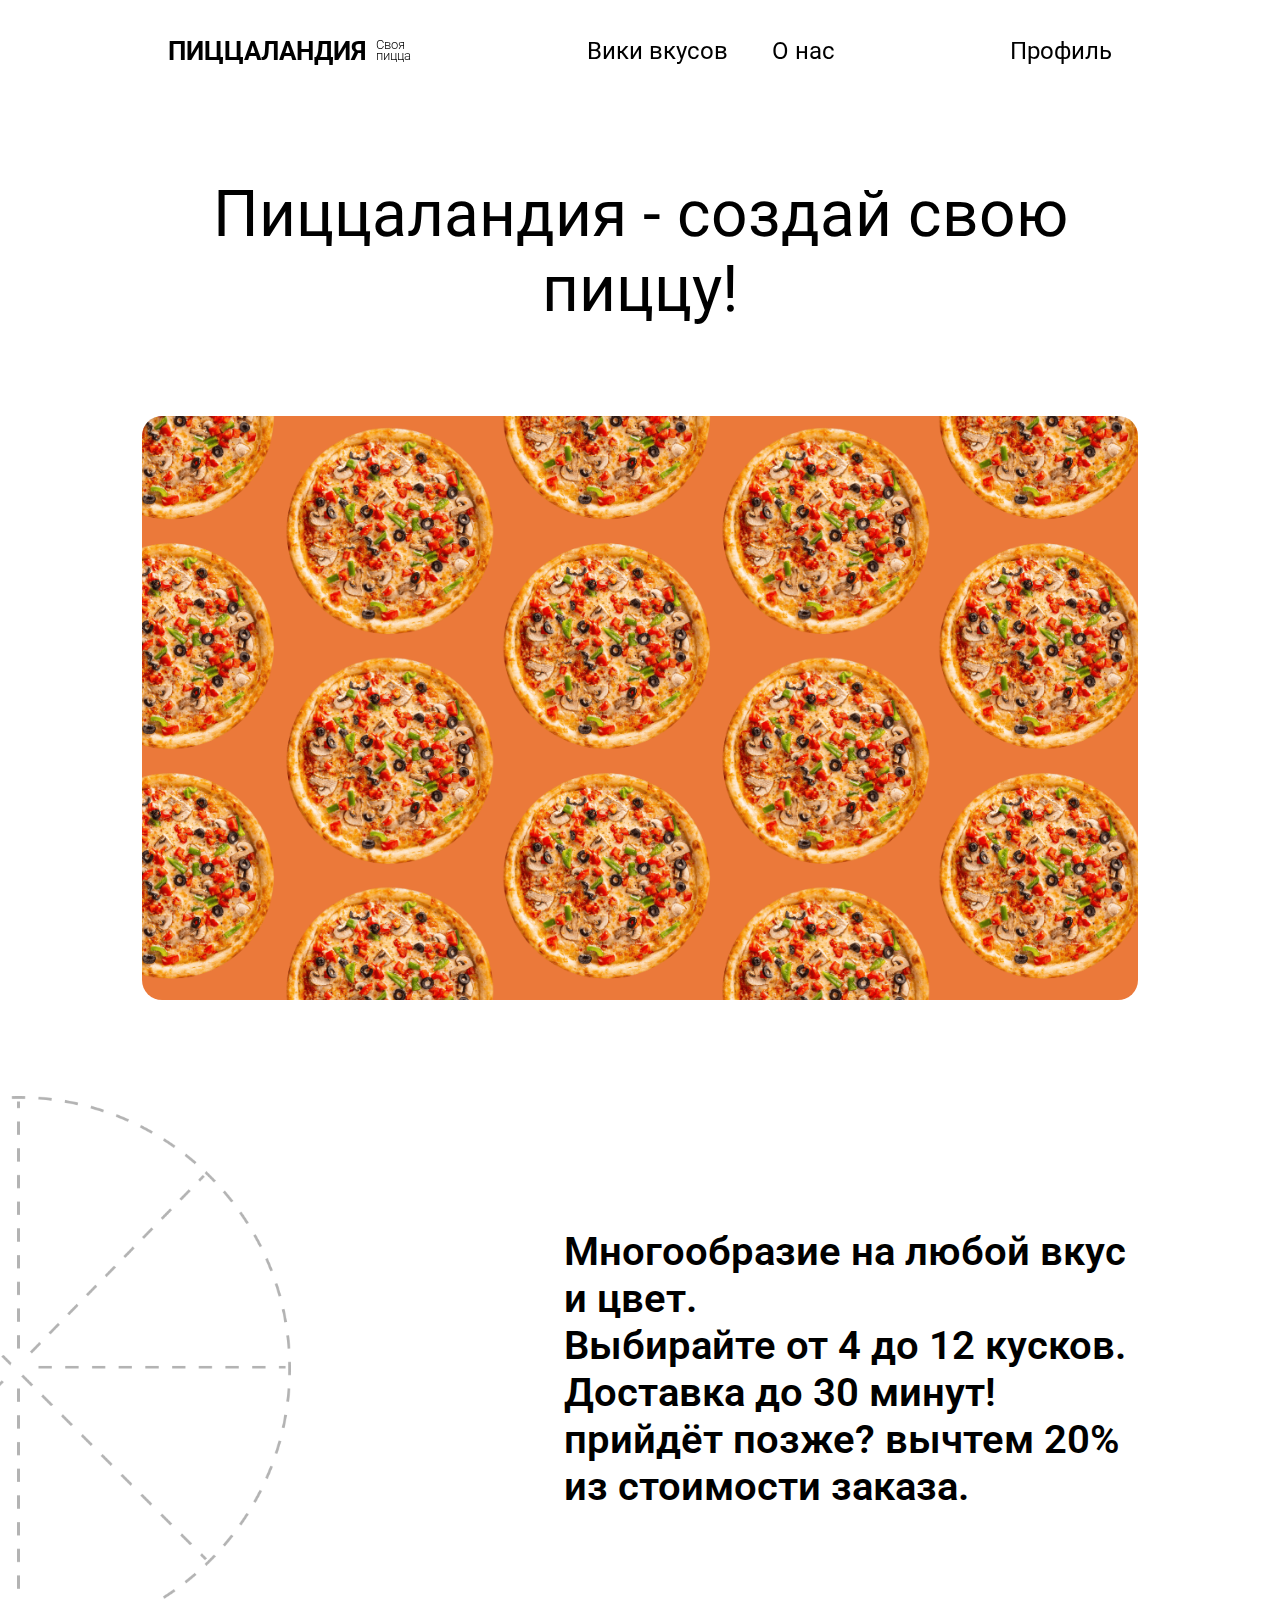
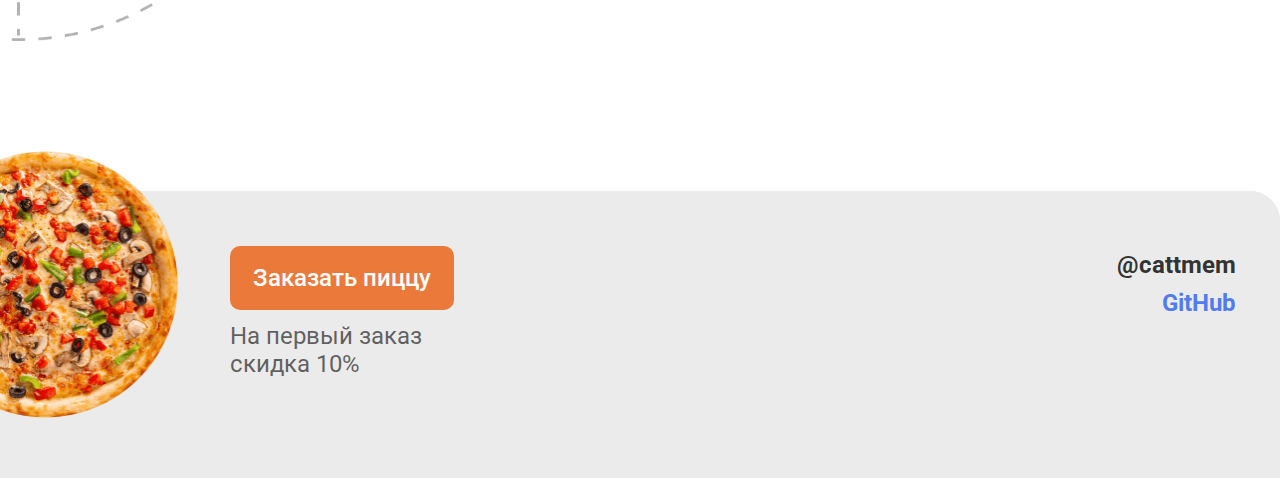
<file: index.html>
<!DOCTYPE html>
<html lang='ru'>
<head>
	<meta charset='UTF-8'>
	<meta http-equiv='X-UA-Compatible' content='IE=edge'>
	<meta name='viewport' content='width=device-width, initial-scale=1.0'>

	<script src='libs/gsap/gsap.min.js'></script>
	<script src='libs/gsap/ScrollTrigger.min.js'></script>
	<script src='libs/gsap/ScrollSmoother.min.js'></script>

	<script src='js/app.js' defer></script>

	<link rel='stylesheet' href='css/style.css'>
	<link rel='stylesheet' href='css/adaptive.css'>

	<title>Пиццаландия</title>
</head>
<body>

			<header>
				<div class='container'>
					<div class='header'>
						<div class='left'>
							<div onclick='burgerOpen()' style='width:45px; height:45px' class='burger-butt'><img style='width:23px' src='Img/burger.png' alt=''></div>
							<div class='logo'><p>ПИЦЦАЛАНДИЯ</p><p class='min'>Своя пицца</p></div>
						</div>
						<div class='center'>
							<div onclick='window.open("https:\/\/cattmem.github.io/Pizza/wiki.html", "_self");'><p>Вики вкусов</p></div>
							<div><p>О нас</p></div>
						</div>
						<div class='right'>
							<div><p>Профиль</p></div>
						</div>
					</div>
				</div>
			</header>

			<div class='BGmenuBurger' id='bgmb'></div>
			<div class='menuBurger' id='bm'>
				<div class='menuBurger__content'>
					<div class='top'>
						<p>Меню</p>
					</div>
					<div class='bottom'>
						<div onclick='window.open("https:\/\/cattmem.github.io/Pizza/wiki.html", "_self");'><p>Вики вкусов</p></div>
						<div><p>О нас</p></div>
						<div><p>Профиль</p></div>
					</div>
				</div>
			</div>

			<div class='hero'>
				<div class='container-2'>
					<p data-speed="0.1" >Пиццаландия - создай свою пиццу!</p>
					<div class='hero__content'></div>
				</div>
			</div>
			
			<div class='sell'>
				<div class='sell__conteiner'>
					<div class='left'>
						<img src='Img/pizzaNone.png' alt='' class='rotateImage'>
					</div>
					<div class='right lightText'>
						<p>Многообразие на любой вкус и цвет. <p class='unactive'>Выбирайте от 4 до 12 кусков. </p><p class='unactive'>Доставка до 30 минут!</p><p class='unactive'>прийдёт позже? вычтем 20% из стоимости заказа.</p></p>
					</div>
				</div>
			</div>

			<div class='basement'>
				<div class='basement__conteiner'>
					<div class='left'>
						<img src='Img/PizzaBasement.png' alt=''>
						<div class='left__content'>
							<div class='button'><p>Заказать пиццу</p></div>
							<p class='underButton'>На первый заказ скидка 10%</p>
						</div>
					</div>
					<div class='right'><p>@cattmem</p><a>GitHub</a></div>
				</div>
			</div>
</body>
</html>
</file>
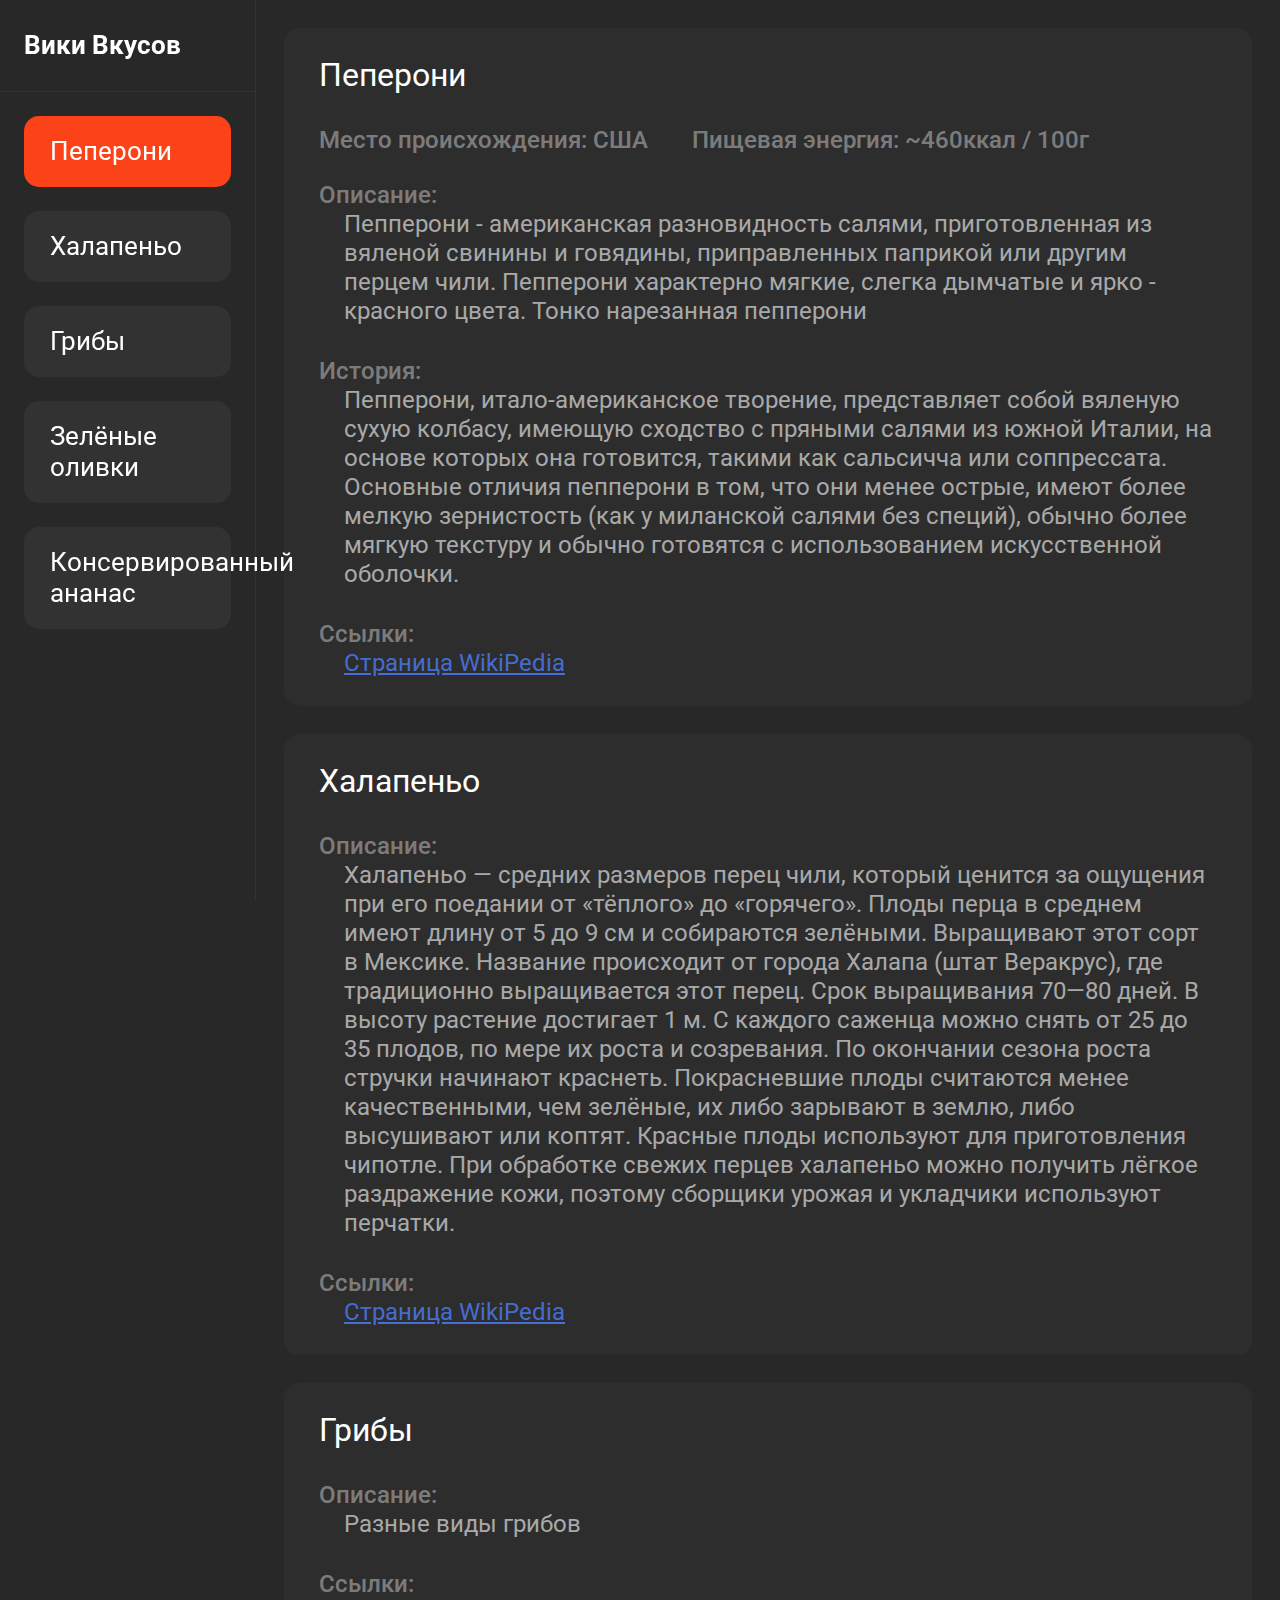
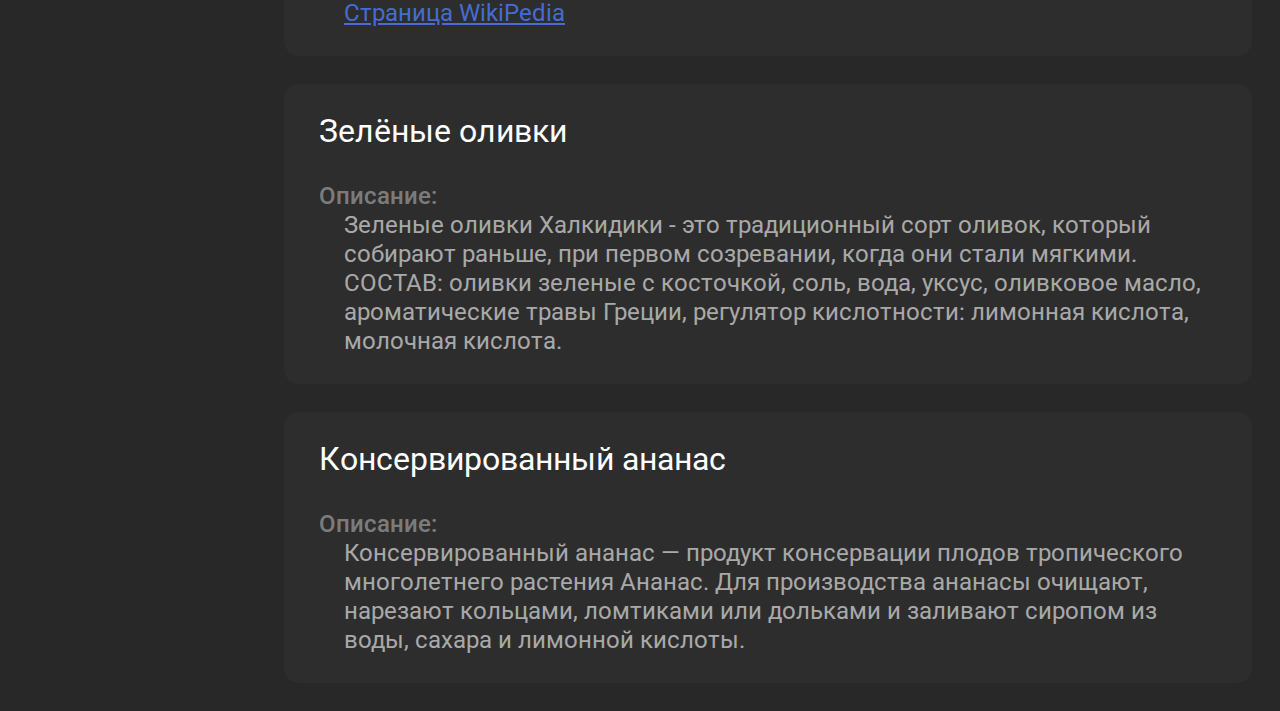
<file: wiki.html>
<!DOCTYPE html>
<html lang='en'>
<head>
	<meta charset='UTF-8'>
	<meta name='viewport' content='width=device-width, initial-scale=1.0'>

	<link rel='stylesheet' href='css/wikiStyle.css'>
	<link rel='stylesheet' href='css/wikiadaptive.css'>

	<title>Document</title>
</head>
<body>
		<div class='header'>
			<div class='top'>
				<p>Вики Вкусов</p>
			</div>
			<div class='bottom'>
				<a href='#section-1' id='ButtN1' class='header-button b1'>Пеперони</a>
				<a href='#section-2' id='ButtN1' class='header-button b2'>Халапеньо</a>
				<a href='#section-3' id='ButtN1' class='header-button b3'>Грибы</a>
				<a href='#section-4' id='ButtN1' class='header-button b4'>Зелёные оливки</a>
				<a href='#section-5' id='ButtN1' class='header-button b5'>Консервированный ананас</a>
			</div>
		</div>
		<div class='hero sections'>
			<div class='hero__content section' id='section-1'>
				<p class='HText'>Пеперони</p>
				<div class='mininfo'>
					<p>Место происхождения: США</p>
					<p>Пищевая энергия: ~460ккал / 100г</p>
				</div>
				<div class='info'>
					<p>Описание:</p>
					<p>Пепперони - американская разновидность салями, приготовленная из вяленой свинины и говядины, приправленных паприкой или другим перцем чили. Пепперони характерно мягкие, слегка дымчатые и ярко - красного цвета. Тонко нарезанная пепперони</p>
				</div>
				<div class='info'>
					<p>История:</p>
					<p>Пепперони, итало-американское творение, представляет собой вяленую сухую колбасу, имеющую сходство с пряными салями из южной Италии, на основе которых она готовится, такими как сальсичча или соппрессата. Основные отличия пепперони в том, что они менее острые, имеют более мелкую зернистость (как у миланской салями без специй), обычно более мягкую текстуру и обычно готовятся с использованием искусственной оболочки.</p>
				</div>
				<div class='info'>
					<p>Ссылки:</p>
					<a href='https://ya.ru'>Страница WikiPedia</a>
				</div>
			</div>

			<div class='hero__content section' id='section-2'>
				<p class='HText'>Халапеньо</p>
				<div class='info'>
					<p>Описание:</p>
					<p>Халапеньо — средних размеров перец чили, который ценится за ощущения при его поедании от «тёплого» до «горячего». Плоды перца в среднем имеют длину от 5 до 9 см и собираются зелёными. Выращивают этот сорт в Мексике. Название происходит от города Халапа (штат Веракрус), где традиционно выращивается этот перец. Срок выращивания 70—80 дней. В высоту растение достигает 1 м. С каждого саженца можно снять от 25 до 35 плодов, по мере их роста и созревания. По окончании сезона роста стручки начинают краснеть. Покрасневшие плоды считаются менее качественными, чем зелёные, их либо зарывают в землю, либо высушивают или коптят. Красные плоды используют для приготовления чипотле. При обработке свежих перцев халапеньо можно получить лёгкое раздражение кожи, поэтому сборщики урожая и укладчики используют перчатки.</p>
				</div>
				<div class='info'>
					<p>Ссылки:</p>
					<a href='https://ya.ru'>Страница WikiPedia</a>
				</div>
			</div>

			<div class='hero__content section' id='section-3'>
				<p class='HText'>Грибы</p>
				<div class='info'>
					<p>Описание:</p>
					<p>Разные виды грибов</p>
				</div>
				<div class='info'>
					<p>Ссылки:</p>
					<a href='https://ya.ru'>Страница WikiPedia</a>
				</div>
			</div>

			<div class='hero__content section' id='section-4'>
				<p class='HText'>Зелёные оливки</p>
				<div class='info'>
					<p>Описание:</p>
					<p>Зеленые оливки Халкидики - это традиционный сорт оливок, который собирают раньше, при первом созревании, когда они стали мягкими. СОСТАВ: оливки зеленые c косточкой, соль, вода, уксус, оливковое масло, ароматические травы Греции, регулятор кислотности: лимонная кислота, молочная кислота.
					</p>
				</div>
			</div>

			<div class='hero__content section' id='section-5'>
				<p class='HText'>Консервированный ананас</p>
				<div class='info'>
					<p>Описание:</p>
					<p>Консервированный ананас — продукт консервации плодов тропического многолетнего растения Ананас. Для производства ананасы очищают, нарезают кольцами, ломтиками или дольками и заливают сиропом из воды, сахара и лимонной кислоты.
					</p>
				</div>
			</div>
		</div>
	</div>

	<script src="https://ajax.googleapis.com/ajax/libs/jquery/3.6.4/jquery.min.js"></script>
	<script src='js/wikiapp.js'></script>
</body>
</html>

<!--  -->
</file>
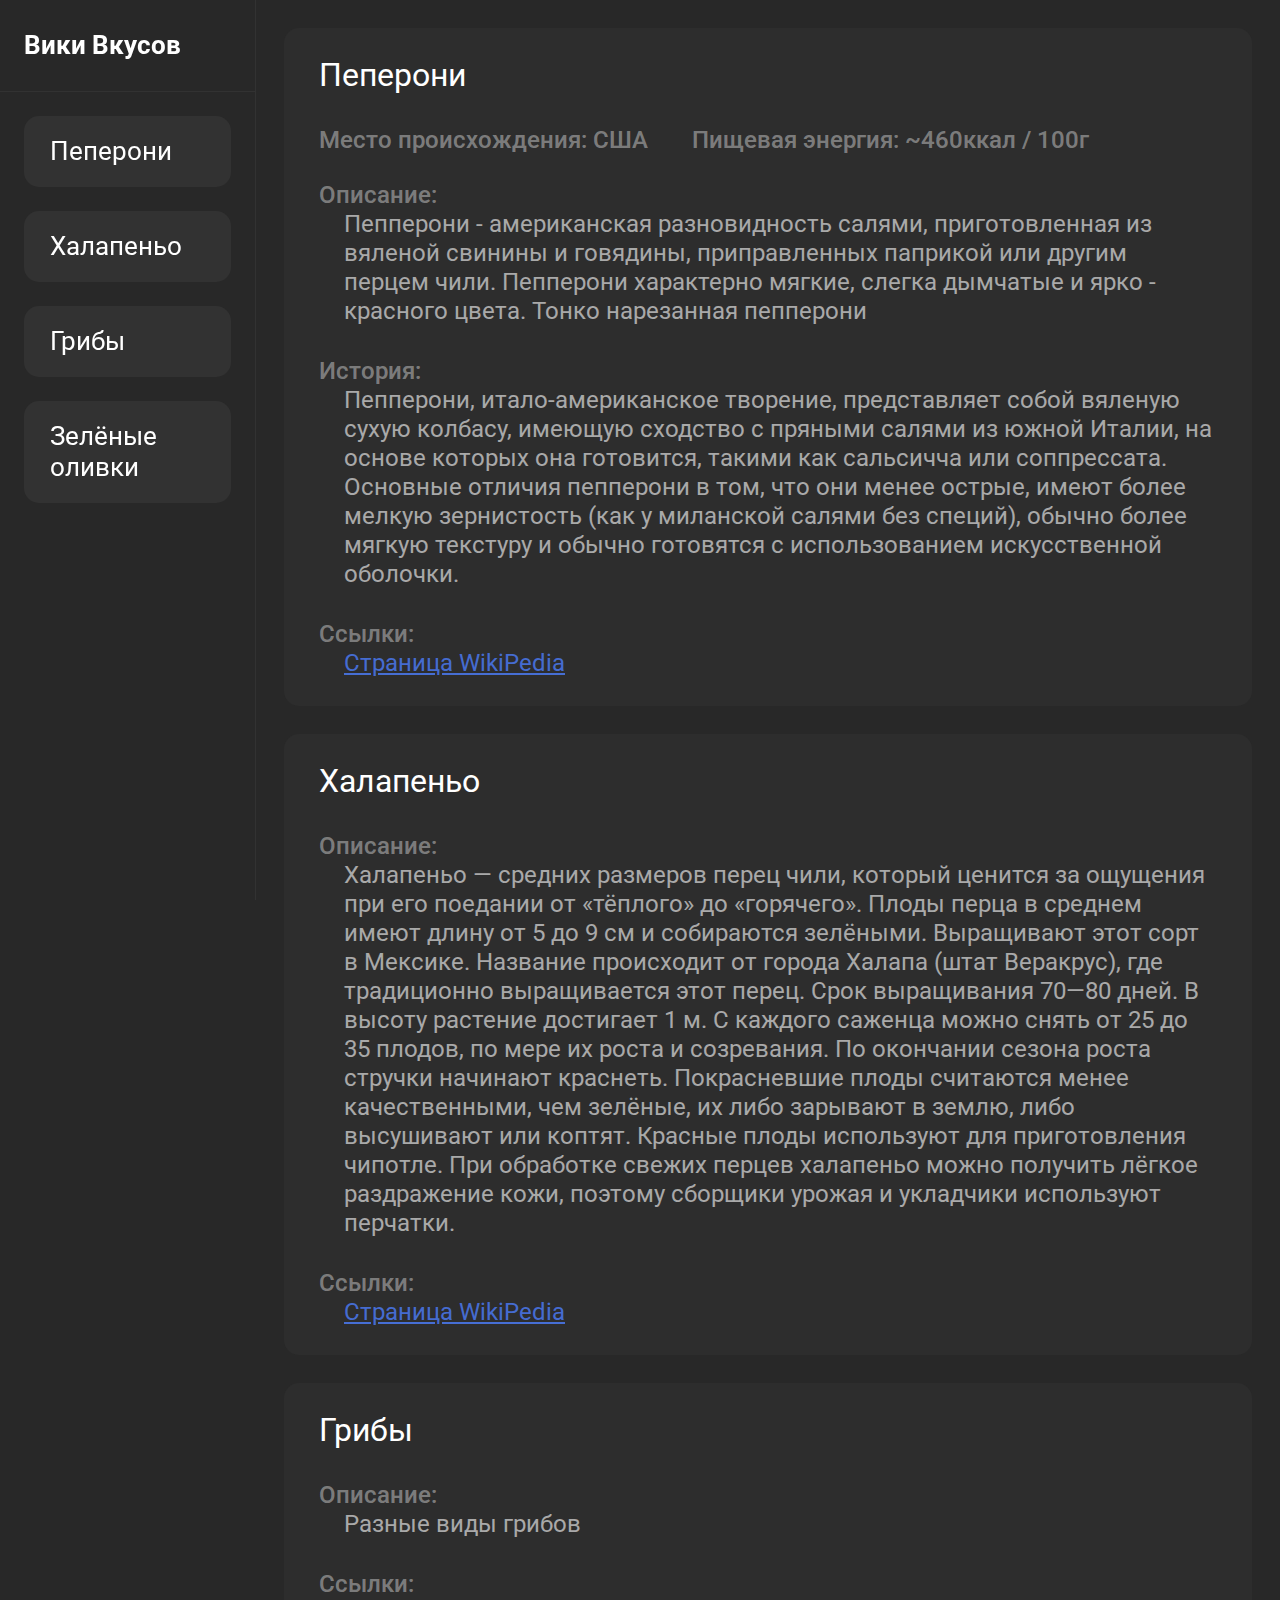
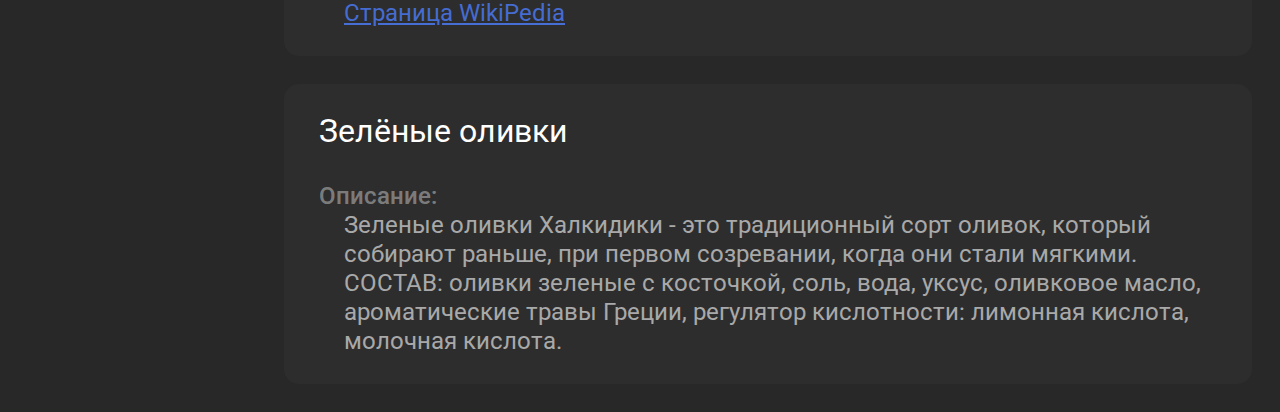
<file: html/wiki.html>
<!DOCTYPE html>
<html lang='en'>
<head>
	<meta charset='UTF-8'>
	<meta name='viewport' content='width=device-width, initial-scale=1.0'>

	<link rel='stylesheet' href='../css/wikiStyle.css'>
	<link rel='stylesheet' href='../css/wikiadaptive.css'>

	<title>Document</title>
</head>
<body>
		<div class='header'>
			<div class='top'>
				<p>Вики Вкусов</p>
			</div>
			<div class='bottom'>
				<div class='button' uncative id='ButtN1'><a href='#1' class=''>Пеперони</a></div>
				<div class='button' uncative id='ButtN1'><a href='#2' class=''>Халапеньо</a></div>
				<div class='button' uncative id='ButtN1'><a href='#3' class=''>Грибы</a></div>
				<div class='button' uncative id='ButtN1'><a href='#4' class=''>Зелёные оливки</a></div>
			</div>
		</div>
		<div class='hero sections'>
			<div class='hero__content' id="1">
				<p class='HText'>Пеперони</p>
				<div class='mininfo'>
					<p>Место происхождения: США</p>
					<p>Пищевая энергия: ~460ккал / 100г</p>
				</div>
				<div class='info'>
					<p>Описание:</p>
					<p>Пепперони - американская разновидность салями, приготовленная из вяленой свинины и говядины, приправленных паприкой или другим перцем чили. Пепперони характерно мягкие, слегка дымчатые и ярко - красного цвета. Тонко нарезанная пепперони</p>
				</div>
				<div class='info'>
					<p>История:</p>
					<p>Пепперони, итало-американское творение, представляет собой вяленую сухую колбасу, имеющую сходство с пряными салями из южной Италии, на основе которых она готовится, такими как сальсичча или соппрессата. Основные отличия пепперони в том, что они менее острые, имеют более мелкую зернистость (как у миланской салями без специй), обычно более мягкую текстуру и обычно готовятся с использованием искусственной оболочки.</p>
				</div>
				<div class='info'>
					<p>Ссылки:</p>
					<a href='https://ya.ru'>Страница WikiPedia</a>
				</div>
			</div>

			<div class='hero__content' id="2">
				<p class='HText'>Халапеньо</p>
				<div class='info'>
					<p>Описание:</p>
					<p>Халапеньо — средних размеров перец чили, который ценится за ощущения при его поедании от «тёплого» до «горячего». Плоды перца в среднем имеют длину от 5 до 9 см и собираются зелёными. Выращивают этот сорт в Мексике. Название происходит от города Халапа (штат Веракрус), где традиционно выращивается этот перец. Срок выращивания 70—80 дней. В высоту растение достигает 1 м. С каждого саженца можно снять от 25 до 35 плодов, по мере их роста и созревания. По окончании сезона роста стручки начинают краснеть. Покрасневшие плоды считаются менее качественными, чем зелёные, их либо зарывают в землю, либо высушивают или коптят. Красные плоды используют для приготовления чипотле. При обработке свежих перцев халапеньо можно получить лёгкое раздражение кожи, поэтому сборщики урожая и укладчики используют перчатки.</p>
				</div>
				<div class='info'>
					<p>Ссылки:</p>
					<a href='https://ya.ru'>Страница WikiPedia</a>
				</div>
			</div>

			<div class='hero__content' id="3">
				<p class='HText'>Грибы</p>
				<div class='info'>
					<p>Описание:</p>
					<p>Разные виды грибов</p>
				</div>
				<div class='info'>
					<p>Ссылки:</p>
					<a href='https://ya.ru'>Страница WikiPedia</a>
				</div>
			</div>

			<div class='hero__content' id="4">
				<p class='HText'>Зелёные оливки</p>
				<div class='info'>
					<p>Описание:</p>
					<p>Зеленые оливки Халкидики - это традиционный сорт оливок, который собирают раньше, при первом созревании, когда они стали мягкими. СОСТАВ: оливки зеленые c косточкой, соль, вода, уксус, оливковое масло, ароматические травы Греции, регулятор кислотности: лимонная кислота, молочная кислота.
					</p>
				</div>
				</div>
			</div>
		</div>

		<script src="https://ajax.googleapis.com/ajax/libs/jquery/3.6.4/jquery.min.js"></script>
		<script src='../js/wikiapp.js'></script>
</body>
</html>

<!--  -->
</file>
<file: css/style.css>
@import url('https://fonts.googleapis.com/css2?family=Roboto:ital,wght@0,100;0,300;0,400;0,500;0,700;0,900;1,100;1,300;1,400;1,500;1,700;1,900&display=swap');

* {
	margin: 0;
	padding: 0;
	box-sizing: border-box;
}

:root {
	--index: calc(1vw + 1vh);
}

body {
	overflow-x: hidden;
}

.container {
	margin: 0 calc(var(--index) * 7 );
}
.container-2 {
	margin: 0 calc(var(--index) * 6.5 );
}

header {
	width: 100%;
	position: fixed;
	top:0;

	z-index: 102;
}

header .header {
	width: 100%;
	height: 45px;

	display: flex;
	justify-content: space-between;
	position: relative;
	
	margin-top: calc(var(--index) * 1.3);

	font-family: 'Roboto', sans-serif;
}

header .header .left {
	float: left;
	min-width: max-content;

}

header .header .right > * {
	float: right;
}


header .header > * > * {
	width: max-content;
	height: 100%;
	border-radius: 10px;
	background: rgba(255, 255, 255, 0.6);
	backdrop-filter: blur(10px);
	padding: 10px 15px;

	font-weight: 400;
	font-size: 24px;


	display: flex;
	align-items: center;
	transition: .2s cubic-bezier(.32,.43,0,.98);
  justify-content: center;

	float: left;
	margin: 0;

	cursor: pointer;
}


header .header > * > *:not(:last-child) {
	margin: 0 14px 0 0;
}

header .logo {
	font-weight: 700;
	font-size: 26px;
}
header .logo .min {
	margin: 0 0 0 10px;
	width: min-content;

	font-weight: 300;
	font-size: 13px;
	line-height: 80.69%;
}

.hero {
	margin-top: 177px;
	font-family: 'Roboto', sans-serif;
}

.hero p {
	text-align: center;

	font-weight: 400;
	font-size: 64px;
	line-height: 75px;

	margin: 0 0 89px 0;
}

.hero__content {
	width: 100%;
	height: calc(var(--index) * 26.8);

	background: url(../Img/PizzaPattern.png) repeat, rgba(235, 121, 58, 1);
	background-size: calc(var(--index) * 20);
	border-radius: 20px;
}



.sell__conteiner {
	display: flex;

	font-family: 'Roboto', sans-serif;
	font-weight: 600;
	font-size: 40px;

	margin-top: 96px;
	height: max-content;
}
.sell__conteiner > * {
	position: relative;
	flex: 1;
  display: flex;
  align-items:baseline;
  flex-direction: column;

	height: calc(var(--index) * 25);
}
.sell__conteiner .right {
	display: flex;
	margin: 0 calc(var(--index) * 7 ) 0 0;
	justify-content: center;
}

.sell__conteiner .left > img {
	position: absolute;
	width: calc(var(--index) * 25);
	height: calc(var(--index) * 25);

	transform: rotate(0deg);

	left: -45%;
}

.basement {
	width: 100%;
	height: 287px;

	margin-top: 150px;

	background: #EBEBEB;
	border-radius: 30px 30px 0 0;
}

.basement__conteiner {
	display: flex;
	border-radius: 30px 30px 0 0;

	font-family: 'Roboto', sans-serif;
	background: #EBEBEB;
}
.basement__conteiner > * {
	position: relative;
	flex: 1;
  display: flex;
  align-items:baseline;
  flex-direction: column;
}
.basement__conteiner .right {
	display: flex;
}
.basement__conteiner .left img {
	position: absolute;

	width: 193px;
	height: 297px;

	top: -55px;
}
.basement__conteiner .left .left__content {
	margin-top: 55px;
	margin-left: 230px;
	width: fit-content;
}
.basement__conteiner .left .left__content > .button {
	transition: .2s cubic-bezier(.32,.43,0,.98);
	cursor: pointer;
}

.basement__conteiner .left .left__content > .button > * {
	width: fit-content;
	height: 100%;
	border-radius: 10px;
	background: #EB793A;
	padding: 18px 23px;

	font-weight: 500;
	font-size: 24px;
	color:#fff;


	display: flex;
	align-items: center;
  justify-content: center;
}
.basement__conteiner .left .left__content > p {
	color: rgba(0, 0, 0, 0.6);

	font-weight: 400;
	font-size: 24px;
	line-height: 28px;

	width: 200px;
	margin-top: 12px;
}

.basement__conteiner .right {
	margin-right: calc(var(--index) * 2);
	align-items: end;

	font-style: normal;
	font-weight: 700;
	font-size: 24px;
	line-height: 38px;
	margin-top: 55px;

	color: rgba(0, 0, 0, 0.8);
}
.basement__conteiner .right a {
	color: rgba(38, 94, 238, 0.8);

}

.BGmenuBurger {
	visibility:hidden;
	position: fixed;
	width: 100%;
	height: 100%;
	opacity: 0;

	top:0;
	z-index: 100;

	background: rgba(55, 55, 55, 0.2);
	backdrop-filter: blur(15px);
	transition: .2s cubic-bezier(.32,.43,0,.98);
}

.menuBurger {
	left: -100%;
	
	position: fixed;
	top:0;
	z-index: 101;

	width: 100%;
	height: 100%;

	font-family: 'Roboto', sans-serif;
	transition: .2s  cubic-bezier(.32,.43,0,.98);
}
.menuBurger .menuBurger__content {
	margin-top: 10vh;
	height: 80vh;
	width: 60vw;
	max-width: 600px;
	background: rgba(255, 255, 255, 0.9);
	border-radius: 0 20px 30px 0;
}
.menuBurger__content .top {
	width: 100%;
	height: fit-content;
	padding: 28px 28px;
	border-bottom: 1px solid rgba(0, 0, 0, 0.2);
}
.menuBurger__content .top > p {
	font-weight: 700;
	font-size: calc(var(--index) * 1.8);
}
.menuBurger__content .bottom {
	width: calc(100% - 56px);
	margin-left: 28px;
}
.menuBurger__content .bottom > * {
	width: 100%;
	height: max-content;
	border-radius: 10px;
	background: rgba(224, 224, 224, 0.6);
	backdrop-filter: blur(10px);
	padding: 10px 20px;

	font-weight: 400;
	font-size: 24px;
	transition: .2s cubic-bezier(.32,.43,0,.98);


	display: flex;
	align-items: center;

	float: left;
	margin-top: 28px;

	cursor: pointer;
	
}


@media (hover: hover) and (pointer: fine) {
	.menuBurger__content .bottom > *:hover {
		transform: scale(1.05);
	}
	header .header > * > *:hover {
		transform: scale(1.05);
	}
	.basement__conteiner .left .left__content > .button:hover {
		transform: skew(5deg, 2deg);
	}
}
</file>
<file: css/adaptive.css>
@media screen and (max-width: 1024px) {
	header .header > *:not(.left) {
		visibility: hidden;
	}
	.container {
		margin: 0 calc(var(--index) * 2 );
	}
	.container-2 {
		margin: 0 calc(var(--index) * 1.5 );
	}
	.sell__conteiner .lightText {
		position: absolute;
		margin-left: calc(var(--index) * 1.5 );
		margin-right: calc(var(--index) * 1.5 );
	}
	.sell__conteiner {
		display: flex;
		
	
		font-family: 'Roboto', sans-serif;
		font-weight: 600;
		font-size: 35px;
	
		margin-top: 96px;
		height: max-content;
	}
	.sell__conteiner .left {
		margin-left: calc(var(--index) * 2 );
	}
}
@media screen and (min-width: 1025px) {
	.burger-butt {
		display:none !important;
		visibility: hidden;
	}
}
@media screen and (max-width:721px) {
	.hero p {
		text-align: center;
	
		font-weight: 400;
		font-size: 24px;
		line-height: 30px;
		
		padding: 10px 0 35px 0;
		margin: 0 0 -20px 0;
		border-radius: 20px 20px 0 0;
		background: rgb(31, 31, 31);
		color:#fff;
	}
	.hero {
		margin-top: 100px;
	}
	.sell__conteiner {
		display: flex;
	
		font-family: 'Roboto', sans-serif;
		font-weight: 600;
		font-size: 25px;
	
		margin-top: 15px;
		height: max-content;
	}
	.sell__conteiner .left {
		margin-left: calc(var(--index) * 2 );
		visibility: hidden;
	}
	.basement {
		margin-top: 15px;
	}
	.basement__conteiner {
		display: block;
	}

	.basement__conteiner .left img {
		display: none;
	}

	.basement__conteiner .left .left__content {
		margin: 0;
		padding-left: calc(var(--index) * 1.5 );
		padding-top: calc(var(--index) * 1.5 );
		width: 100%;
	}
	.basement__conteiner .right {
		margin-top: 0;
	}

	header .logo {
		position: absolute;
		font-weight: 700;
		font-size: 26px;
		right: 0;
	}

	.menuBurger .menuBurger__content {
		margin-top: 10vh;
		height: 80vh;
		width: calc(100vw - calc(var(--index) * 2 ));
		max-width: calc(100vw - calc(var(--index) * 2 ));
		background: rgba(255, 255, 255, 0.9);
		border-radius: 0 20px 30px 0;
	}

	.basement__conteiner .left .left__content > .button > * {
		width: calc(100vw - calc(var(--index) * 1.5 ) - calc(var(--index) * 1.5 ));
		height: 100%;
		border-radius: 10px;
		background: #EB793A;
		padding: 13px 18px;
	
		font-weight: 500;
		font-size: 15px;
		color:#fff;
	
	
		display: flex;
		align-items: center;
		justify-content: center;
	}
}
</file>
<file: css/wikiStyle.css>
@import url('https://fonts.googleapis.com/css2?family=Roboto:ital,wght@0,100;0,300;0,400;0,500;0,700;0,900;1,100;1,300;1,400;1,500;1,700;1,900&display=swap');

::-webkit-scrollbar {
  width: 2px;
  height: 2px;
}
::-webkit-scrollbar-button {
  width: 0px;
  height: 0px;
}
::-webkit-scrollbar-thumb {
  background: #e1e1e1;
  border: 0px none #ffffff;
  border-radius: 50px;
}
::-webkit-scrollbar-thumb:hover {
  background: #ffffff;
}
::-webkit-scrollbar-thumb:active {
  background: #000000;
}
::-webkit-scrollbar-track {
  background: #666666;
  border: 0px none #ffffff;
  border-radius: 50px;
}
::-webkit-scrollbar-track:hover {
  background: #666666;
}
::-webkit-scrollbar-track:active {
  background: #333333;
}
::-webkit-scrollbar-corner {
  background: transparent;
}
* {
	margin: 0;
	padding: 0;
	box-sizing: border-box;
}

body {
	background: #282828;
	font-family: 'Roboto', sans-serif;
}

.header {
	left:0;
	height: 100vh;
	width: 20%;
	float: left;

	border-right: solid 1px rgba(255, 255, 255, 0.05);
	position: fixed;

	z-index: 2;
}
.top {
	padding: 30px 24px;
	border-bottom: solid 1px rgba(255, 255, 255, 0.05);
	color:#fff;

	font-weight: 700;
	font-size: 26px;
	line-height: 31px;
}
.bottom {
	padding: 24px;
}

.header-button {
	transition: .2s;
}
.header-button.b1.button-active {
	background: #FC4219;
}
.header-button.b2.button-active {
	background: #E82A2A;
}
.header-button.b3.button-active {
	background: #D79A3F;
}
.header-button.b4.button-active {
	background: #205B04;
}
.header-button.b5.button-active {
	background: #82921F;
}
.hero {
	width: 80%;
	margin-left:20%;
	padding: 28px;
}
.bottom > *{
	display: block;
	width: 100%;
	background: rgba(50, 50, 50, 1);
	color: #FFFFFF !important;
	padding: 20px 26px;
	border-radius: 15px;

	font-style: normal;
	text-decoration: none;

	font-weight: 400;
	font-size: 26px;
	line-height: 31px;
	margin-bottom: 24px;
}
.bottom .button > * {
	color: inherit;
	text-decoration: none;
}

.hero__content {
	width: 100%;
	height: fit-content;
	background: #2D2D2D;
	border-radius: 15px;
	padding: 28px 35px;
}
.hero__content:not(:last-child){
	margin-bottom: 28px;
}

.hero .hero__content > *:not(:last-child) {
	margin-bottom: 31px;
}

.hero__content .HText {
	color: #FFFFFF;

	font-weight: 400;
	font-size: 32px;
	line-height: 39px;

}
.hero__content .mininfo {
	color: rgba(255, 255, 255, 0.4);

	font-weight: 500;
	font-size: 24px;
	line-height: 29px;
	height: 24px;
}
.hero__content .mininfo > * {
	float: left;
	margin-right: 44px;
}

.hero__content .info {
	color: rgba(255, 255, 255, 0.4);

	font-weight: 500;
	font-size: 24px;
	line-height: 29px;
}
.hero__content .info > *:last-child {
	margin-left: 25px;
	font-weight: 400;
	font-size: 24px;
	line-height: 29px;

	color: rgba(255, 255, 255, 0.6);

}
.hero__content .info > a {
	color:rgba(76, 126, 254, 0.8) !important;
}
</file>
<file: css/wikiadaptive.css>
@media screen and (max-width: 1024px) {
	.header {
		min-width: max-content;
		top:0;
		height: 100px;
		width: 100vw;
		float: left;
	
		background: rgba(37, 37, 37, 0.9);
		border: 0px;
		border-bottom: solid 1px rgba(36, 36, 36, 0.05);
		backdrop-filter: blur(15px);
		position: fixed;
	
		z-index: 2;
	}
	.header > .bottom {
		display: flex;
		align-items: center;
		width: calc(100vw - 130px);
		white-space: nowrap;
		overflow: hidden;
    overflow-x: scroll;
	}
	.header > .top {
		width: 130px;
		height: 100%;
		border: 0px;
		border-right: solid 1px rgba(255, 255, 255, 0.05);
		padding-top: 15px;
	}
	.header > .top > * {
		width: min-content;
		font-size: 24px;
	}
	.header > * {
		float: left;
	}
	.header > .bottom > * {
		display: flex;
		float: left;
		width: fit-content;
		height: fit-content;
		margin: 0;
		margin-left: 15px;
	}
	.header > .bottom {
		display: flex;
		padding: 0;
		height: 100%;
		padding-right: 20px;
	}
	.hero {
		margin: 0;
		bottom: 0;
		width: 100vw;
		margin-top: 100px;
		height: calc(100% - 100px);
		padding: 28px;
	}
}
</file>
